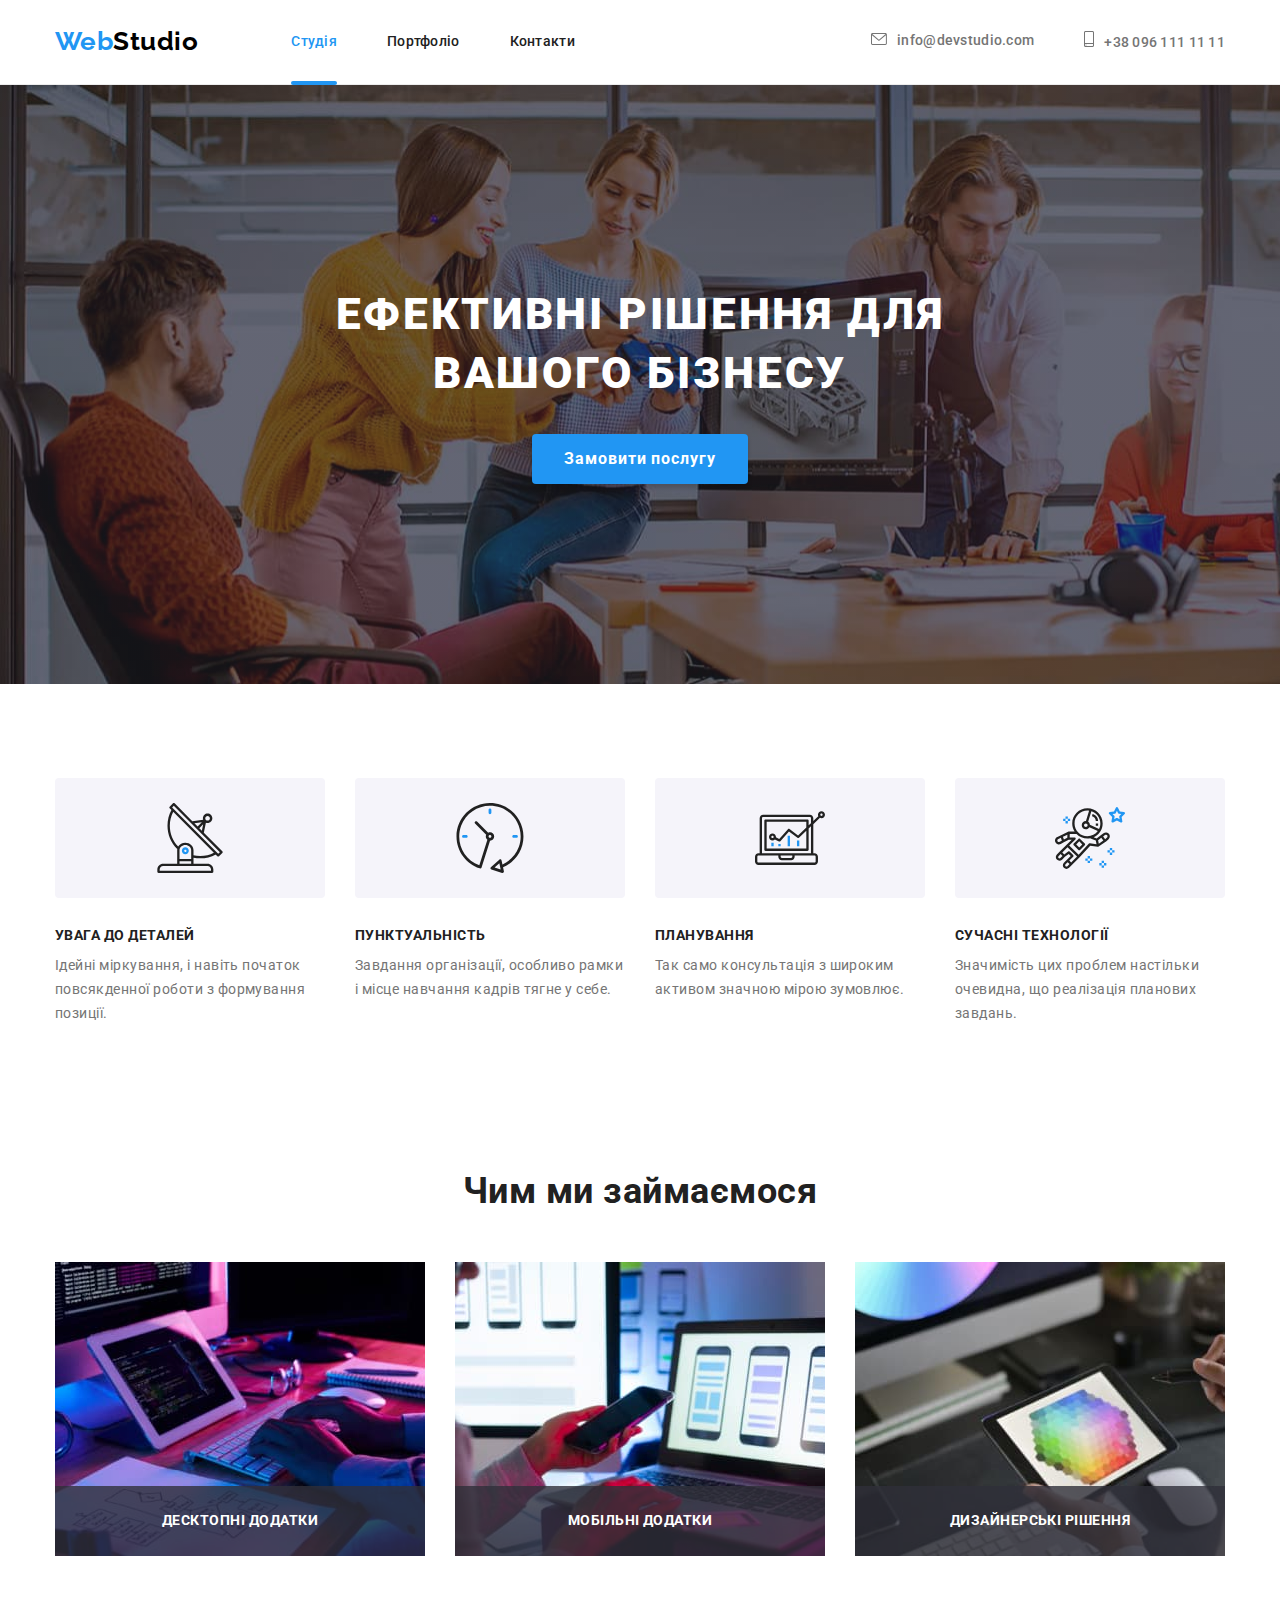
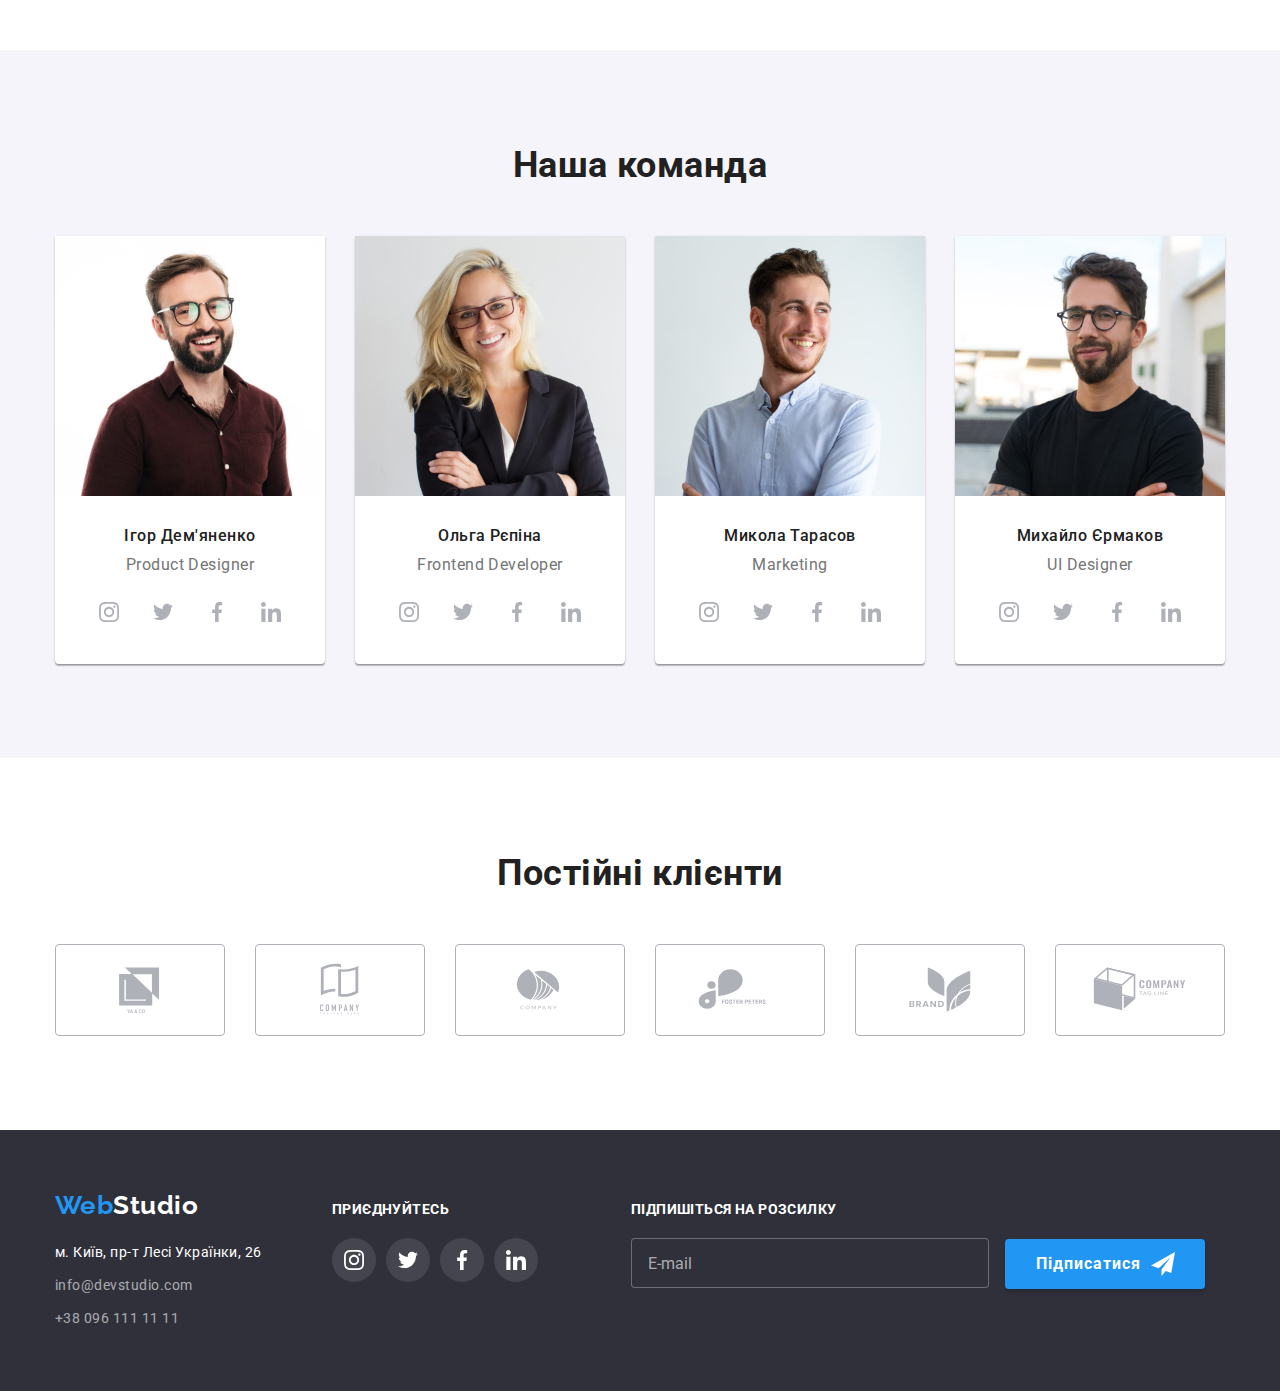
<file: index.html>
<!DOCTYPE html>
<html lang="uk">
  <head>
    <meta charset="UTF-8" />
    <meta http-equiv="X-UA-Compatible" content="IE=edge" />
    <meta name="viewport" content="width=device-width, initial-scale=1.0" />
    <title>Студія</title>
    <link rel="preconnect" href="https://fonts.googleapis.com" />
    <link rel="preconnect" href="https://fonts.gstatic.com" crossorigin />
    <link
      href="https://fonts.googleapis.com/css2?family=Raleway:wght@700&family=Roboto:wght@400;500;700;900&display=swap"
      rel="stylesheet"
    />
    <link
      rel="stylesheet"
      href="https://cdnjs.cloudflare.com/ajax/libs/modern-normalize/1.1.0/modern-normalize.min.css"
    />
    <link rel="stylesheet" href="./css/styles.css" />
  </head>
  <body>
    <header class="header">
      <div class="container header-container">
        <a lang="en" href="./index.html" class="logo"
          ><span class="blue">Web</span>Studio</a
        >
        <nav>
          <ul class="site-nav list">
            <li class="nav-item">
              <a href="./index.html" class="link current">Студія</a>
            </li>
            <li class="nav-item">
              <a href="./portfolio.html" class="link">Портфоліо</a>
            </li>
            <li class="nav-item"><a href="" class="link">Контакти</a></li>
          </ul>
        </nav>
        <div class="contacts-wrap">
          <ul class="header-contacts list">
            <li>
              <a
                href="mailto:info@devstudio.com"
                target="_blank"
                rel="noopener noreferrer nofollow"
                class="link"
                ><svg class="header-icon" width="16" height="12">
                  <use xlink:href="./images/icons.svg#icon-envelope"></use></svg
                >info@devstudio.com</a
              >
            </li>
            <li>
              <a href="tel:+380961111111" class="link tel"
                ><svg class="header-icon" width="10" height="16">
                  <use
                    xlink:href="./images/icons.svg#icon-smartphone"
                  ></use></svg
                >+38 096 111 11 11</a
              >
            </li>
          </ul>
        </div>
      </div>
    </header>
    <main>
      <!-- Шапка секція -->
      <section class="main section">
        <div class="container">
          <h1 class="title">Ефективні рішення для вашого бізнесу</h1>
          <button type="button" class="button" data-modal-open>
            Замовити послугу
          </button>
        </div>
      </section>
      <!-- Особливості секція -->
      <section class="features section">
        <div class="container">
          <h2 class="visually-hidden">Особливості</h2>
          <ul class="features-list list">
            <li class="features-item">
              <div class="features-icons">
                <svg width="70" height="70">
                  <use xlink:href="./images/icons.svg#icon-antenna"></use>
                </svg>
              </div>
              <h3 class="title">Увага до деталей</h3>
              <p>
                Ідейні міркування, і навіть початок повсякденної роботи з
                формування позиції.
              </p>
            </li>
            <li class="features-item">
              <div class="features-icons">
                <svg width="70" height="70">
                  <use xlink:href="./images/icons.svg#icon-clock"></use>
                </svg>
              </div>
              <h3 class="title">Пунктуальність</h3>
              <p>
                Завдання організації, особливо рамки і місце навчання кадрів
                тягне у себе.
              </p>
            </li>
            <li class="features-item">
              <div class="features-icons">
                <svg width="70" height="70">
                  <use xlink:href="./images/icons.svg#icon-diagram"></use>
                </svg>
              </div>
              <h3 class="title">Планування</h3>
              <p>
                Так само консультація з широким активом значною мірою зумовлює.
              </p>
            </li>
            <li class="features-item">
              <div class="features-icons">
                <svg width="70" height="70">
                  <use xlink:href="./images/icons.svg#icon-astronaut"></use>
                </svg>
              </div>
              <h3 class="title">Сучасні технології</h3>
              <p>
                Значимість цих проблем настільки очевидна, що реалізація
                планових завдань.
              </p>
            </li>
          </ul>
        </div>
      </section>
      <!-- Чим ми займаємось секція -->
      <section class="what-doing section">
        <div class="container">
          <h2 class="main-title">Чим ми займаємося</h2>
          <ul class="what-doing list">
            <li class="doing-item">
              <img
                src="./images/what-we-do-1.jpg"
                alt="Чим ми займаємося 1"
                width="370"
                height="294"
              />
              <p class="item-desc">Десктопні додатки</p>
            </li>
            <li class="doing-item">
              <img
                src="./images/what-we-do-2.jpg"
                alt="Чим ми займаємося 2"
                width="370"
                height="294"
              />
              <p class="item-desc">Мобільні додатки</p>
            </li>
            <li class="doing-item">
              <img
                src="./images/what-we-do-3.jpg"
                alt="Чим ми займаємося 3"
                width="370"
                height="294"
              />
              <p class="item-desc">Дизайнерські рішення</p>
            </li>
          </ul>
        </div>
      </section>
      <!-- Наша команда секція -->
      <section class="our-team section">
        <div class="container">
          <h2 class="main-title">Наша команда</h2>
          <ul class="team-list list">
            <li class="team-item">
              <img
                src="./images/our-team-1.jpg"
                alt="Ігор Дем'яненко"
                width="270"
                height="260"
              />
              <div class="team-desc">
                <h3 class="title">Ігор Дем'яненко</h3>
                <p lang="en" class="text">Product Designer</p>
                <ul class="team-socials list">
                  <li class="social-icon">
                    <a class="social-team" href=""
                      ><svg class="soc-team" width="20" height="20">
                        <use
                          xlink:href="./images/icons.svg#icon-instagram"
                        ></use></svg
                    ></a>
                  </li>
                  <li class="social-icon">
                    <a class="social-team" href=""
                      ><svg class="soc-team" width="20" height="20">
                        <use
                          xlink:href="./images/icons.svg#icon-twitter"
                        ></use></svg
                    ></a>
                  </li>
                  <li class="social-icon">
                    <a class="social-team" href=""
                      ><svg class="soc-team" width="20" height="20">
                        <use
                          xlink:href="./images/icons.svg#icon-facebook"
                        ></use></svg
                    ></a>
                  </li>
                  <li class="social-icon">
                    <a class="social-team" href=""
                      ><svg class="soc-team" width="20" height="20">
                        <use
                          xlink:href="./images/icons.svg#icon-linkedin"
                        ></use>
                      </svg>
                    </a>
                  </li>
                </ul>
              </div>
            </li>
            <li class="team-item">
              <img
                src="./images/our-team-2.jpg"
                alt="Ольга Рєпіна"
                width="270"
                height="260"
              />
              <div class="team-desc">
                <h3 class="title">Ольга Рєпіна</h3>
                <p lang="en" class="text">Frontend Developer</p>
                <ul class="team-socials list">
                  <li class="social-icon">
                    <a class="social-team" href=""
                      ><svg class="soc-team" width="20" height="20">
                        <use
                          xlink:href="./images/icons.svg#icon-instagram"
                        ></use></svg
                    ></a>
                  </li>
                  <li class="social-icon">
                    <a class="social-team" href=""
                      ><svg class="soc-team" width="20" height="20">
                        <use
                          xlink:href="./images/icons.svg#icon-twitter"
                        ></use></svg
                    ></a>
                  </li>
                  <li class="social-icon">
                    <a class="social-team" href=""
                      ><svg class="soc-team" width="20" height="20">
                        <use
                          xlink:href="./images/icons.svg#icon-facebook"
                        ></use></svg
                    ></a>
                  </li>
                  <li class="social-icon">
                    <a class="social-team" href=""
                      ><svg class="soc-team" width="20" height="20">
                        <use
                          xlink:href="./images/icons.svg#icon-linkedin"
                        ></use></svg
                    ></a>
                  </li>
                </ul>
              </div>
            </li>
            <li class="team-item">
              <img
                src="./images/our-team-3.jpg"
                alt="Микола Тарасов"
                width="270"
                height="260"
              />
              <div class="team-desc">
                <h3 class="title">Микола Тарасов</h3>
                <p lang="en" class="text">Marketing</p>
                <ul class="team-socials list">
                  <li class="social-icon">
                    <a class="social-team" href=""
                      ><svg class="soc-team" width="20" height="20">
                        <use
                          xlink:href="./images/icons.svg#icon-instagram"
                        ></use></svg
                    ></a>
                  </li>
                  <li class="social-icon">
                    <a class="social-team" href=""
                      ><svg class="soc-team" width="20" height="20">
                        <use
                          xlink:href="./images/icons.svg#icon-twitter"
                        ></use></svg
                    ></a>
                  </li>
                  <li class="social-icon">
                    <a class="social-team" href=""
                      ><svg class="soc-team" width="20" height="20">
                        <use
                          xlink:href="./images/icons.svg#icon-facebook"
                        ></use></svg
                    ></a>
                  </li>
                  <li class="social-icon">
                    <a class="social-team" href=""
                      ><svg class="soc-team" width="20" height="20">
                        <use
                          xlink:href="./images/icons.svg#icon-linkedin"
                        ></use></svg
                    ></a>
                  </li>
                </ul>
              </div>
            </li>
            <li class="team-item">
              <img
                src="./images/our-team-4.jpg"
                alt="Михайло Єрмаков"
                width="270"
                height="260"
              />
              <div class="team-desc">
                <h3 class="title">Михайло Єрмаков</h3>
                <p lang="en" class="text">UI Designer</p>
                <ul class="team-socials list">
                  <li class="social-icon">
                    <a class="social-team" href=""
                      ><svg class="soc-team" width="20" height="20">
                        <use
                          xlink:href="./images/icons.svg#icon-instagram"
                        ></use></svg
                    ></a>
                  </li>
                  <li class="social-icon">
                    <a class="social-team" href=""
                      ><svg class="soc-team" width="20" height="20">
                        <use
                          xlink:href="./images/icons.svg#icon-twitter"
                        ></use></svg
                    ></a>
                  </li>
                  <li class="social-icon">
                    <a class="social-team" href=""
                      ><svg class="soc-team" width="20" height="20">
                        <use
                          xlink:href="./images/icons.svg#icon-facebook"
                        ></use></svg
                    ></a>
                  </li>
                  <li class="social-icon">
                    <a class="social-team" href=""
                      ><svg class="soc-team" width="20" height="20">
                        <use
                          xlink:href="./images/icons.svg#icon-linkedin"
                        ></use></svg
                    ></a>
                  </li>
                </ul>
              </div>
            </li>
          </ul>
        </div>
      </section>
      <!-- Постійні клієнти секція -->
      <section class="regular-clients section">
        <div class="container">
          <h2 class="main-title">Постійні клієнти</h2>
          <div>
            <ul class="clients-samples list">
              <li class="clients-box">
                <a href="" class="clients-icon"
                  ><svg class="clients-logo" width="106" height="60">
                    <use xlink:href="./images/icons.svg#icon-logo-1"></use></svg
                ></a>
              </li>
              <li class="clients-box">
                <a href="" class="clients-icon"
                  ><svg class="clients-logo" width="106" height="60">
                    <use xlink:href="./images/icons.svg#icon-logo-2"></use></svg
                ></a>
              </li>
              <li class="clients-box">
                <a href="" class="clients-icon"
                  ><svg class="clients-logo" width="106" height="60">
                    <use xlink:href="./images/icons.svg#icon-logo-3"></use></svg
                ></a>
              </li>
              <li class="clients-box">
                <a href="" class="clients-icon"
                  ><svg class="clients-logo" width="106" height="60">
                    <use xlink:href="./images/icons.svg#icon-logo-4"></use></svg
                ></a>
              </li>
              <li class="clients-box">
                <a href="" class="clients-icon"
                  ><svg class="clients-logo" width="106" height="60">
                    <use xlink:href="./images/icons.svg#icon-logo-5"></use></svg
                ></a>
              </li>
              <li class="clients-box">
                <a href="" class="clients-icon"
                  ><svg class="clients-logo" width="106" height="60">
                    <use xlink:href="./images/icons.svg#icon-logo-6"></use></svg
                ></a>
              </li>
            </ul>
          </div>
        </div>
      </section>
    </main>
    <!-- Футер -->
    <footer class="footer">
      <div class="container footer-container">
        <div>
          <a lang="en" href="./index.html" class="logo"
            ><span class="blue">Web</span>Studio</a
          >
          <address class="address">
            <ul class="address-list list">
              <li class="address-item">
                <a
                  href="https://goo.gl/maps/hiiYQvztEQhM4nsk7"
                  target="_blank"
                  rel="noopener noreferrer nofollow"
                  class="link mail"
                  >м. Київ, пр-т Лесі Українки, 26</a
                >
              </li>
              <li class="address-item">
                <a
                  href="mailto:info@devstudio.com"
                  target="_blank"
                  rel="noopener noreferrer nofollow"
                  class="link"
                  >info@devstudio.com</a
                >
              </li>
              <li>
                <a href="tel:+380961111111" class="link">+38 096 111 11 11</a>
              </li>
            </ul>
          </address>
        </div>
        <div class="footer-socials">
          <h2 class="footer-title">приєднуйтесь</h2>
          <ul class="socials-list list">
            <li class="social-icon">
              <a class="social-link" href=""
                ><svg class="soc-footer" width="20" height="20">
                  <use
                    xlink:href="./images/icons.svg#icon-instagram"
                  ></use></svg
              ></a>
            </li>
            <li class="social-icon">
              <a class="social-link" href=""
                ><svg class="soc-footer" width="20" height="20">
                  <use xlink:href="./images/icons.svg#icon-twitter"></use></svg
              ></a>
            </li>
            <li class="social-icon">
              <a class="social-link" href=""
                ><svg class="soc-footer" width="20" height="20">
                  <use xlink:href="./images/icons.svg#icon-facebook"></use></svg
              ></a>
            </li>
            <li class="social-icon">
              <a class="social-link" href=""
                ><svg class="soc-footer" width="20" height="20">
                  <use xlink:href="./images/icons.svg#icon-linkedin"></use></svg
              ></a>
            </li>
          </ul>
        </div>
        <div class="footer-mailing">
          <label class="footer-title" for="footer-email"
            >Підпишіться на розсилку</label
          >
          <input
            type="email"
            name="footer-email"
            id="footer-email"
            placeholder="E-mail"
          />
          <button type="submit" class="button">
            <div class="inside-submit">
              Підписатися<svg class="mailing-icon" width="24" height="24">
                <use xlink:href="./images/icons.svg#icon-send"></use>
              </svg>
            </div>
          </button>
        </div>
      </div>
    </footer>
    <!-- Модалка -->
    <div class="backdrop is-hidden" data-modal>
      <div class="modal">
        <button type="button" class="modal-button" data-modal-close>
          <svg class="icon-modal" width="11" height="11">
            <use xlink:href="./images/icons.svg#icon-modal"></use>
          </svg>
        </button>
        <p class="modal-title">Залиште свої дані, ми вам передзвонимо</p>
        <form class="modal-form">
          <div class="form-element">
            <label class="modal-label" for="name">Ім'я</label>
            <div class="input-wrap">
              <input type="text" name="name" id="name" />
              <svg width="18" height="18">
                <use xlink:href="./images/icons.svg#icon-person"></use>
              </svg>
            </div>
          </div>
          <div class="form-element">
            <label class="modal-label" for="tel">Телефон</label>
            <div class="input-wrap">
              <input type="text" name="tel" id="tel" />
              <svg width="18" height="18">
                <use xlink:href="./images/icons.svg#icon-phone"></use>
              </svg>
            </div>
          </div>
          <div class="form-element">
            <label class="modal-label" for="email">Пошта</label>
            <div class="input-wrap">
              <input type="text" name="email" id="email" />
              <svg width="18" height="18">
                <use xlink:href="./images/icons.svg#icon-email"></use>
              </svg>
            </div>
          </div>
          <div class="form-element">
            <label class="modal-label" for="comment">Коментар</label>
            <textarea
              name="comment"
              id="comment"
              rows="10"
              placeholder="Введіть текст"
            ></textarea>
          </div>
          <div class="form-checkbox">
            <input
              class="visually-hidden"
              type="checkbox"
              name="checkbox"
              id="checkbox"
              required
            />
            <label class="modal-label" for="checkbox"
              ><div class="checkbox">
                <svg class="" width="11" height="8">
                  <use xlink:href="./images/icons.svg#icon-checkbox"></use>
                </svg>
              </div>
              Погоджуюся з розсилкою та приймаю
              <a class="link" href="">Умови договору</a></label
            >
          </div>
          <button type="submit" class="button">Відправити</button>
        </form>
      </div>
    </div>
    <script src="./js/modal.js"></script>
  </body>
</html>
</file>
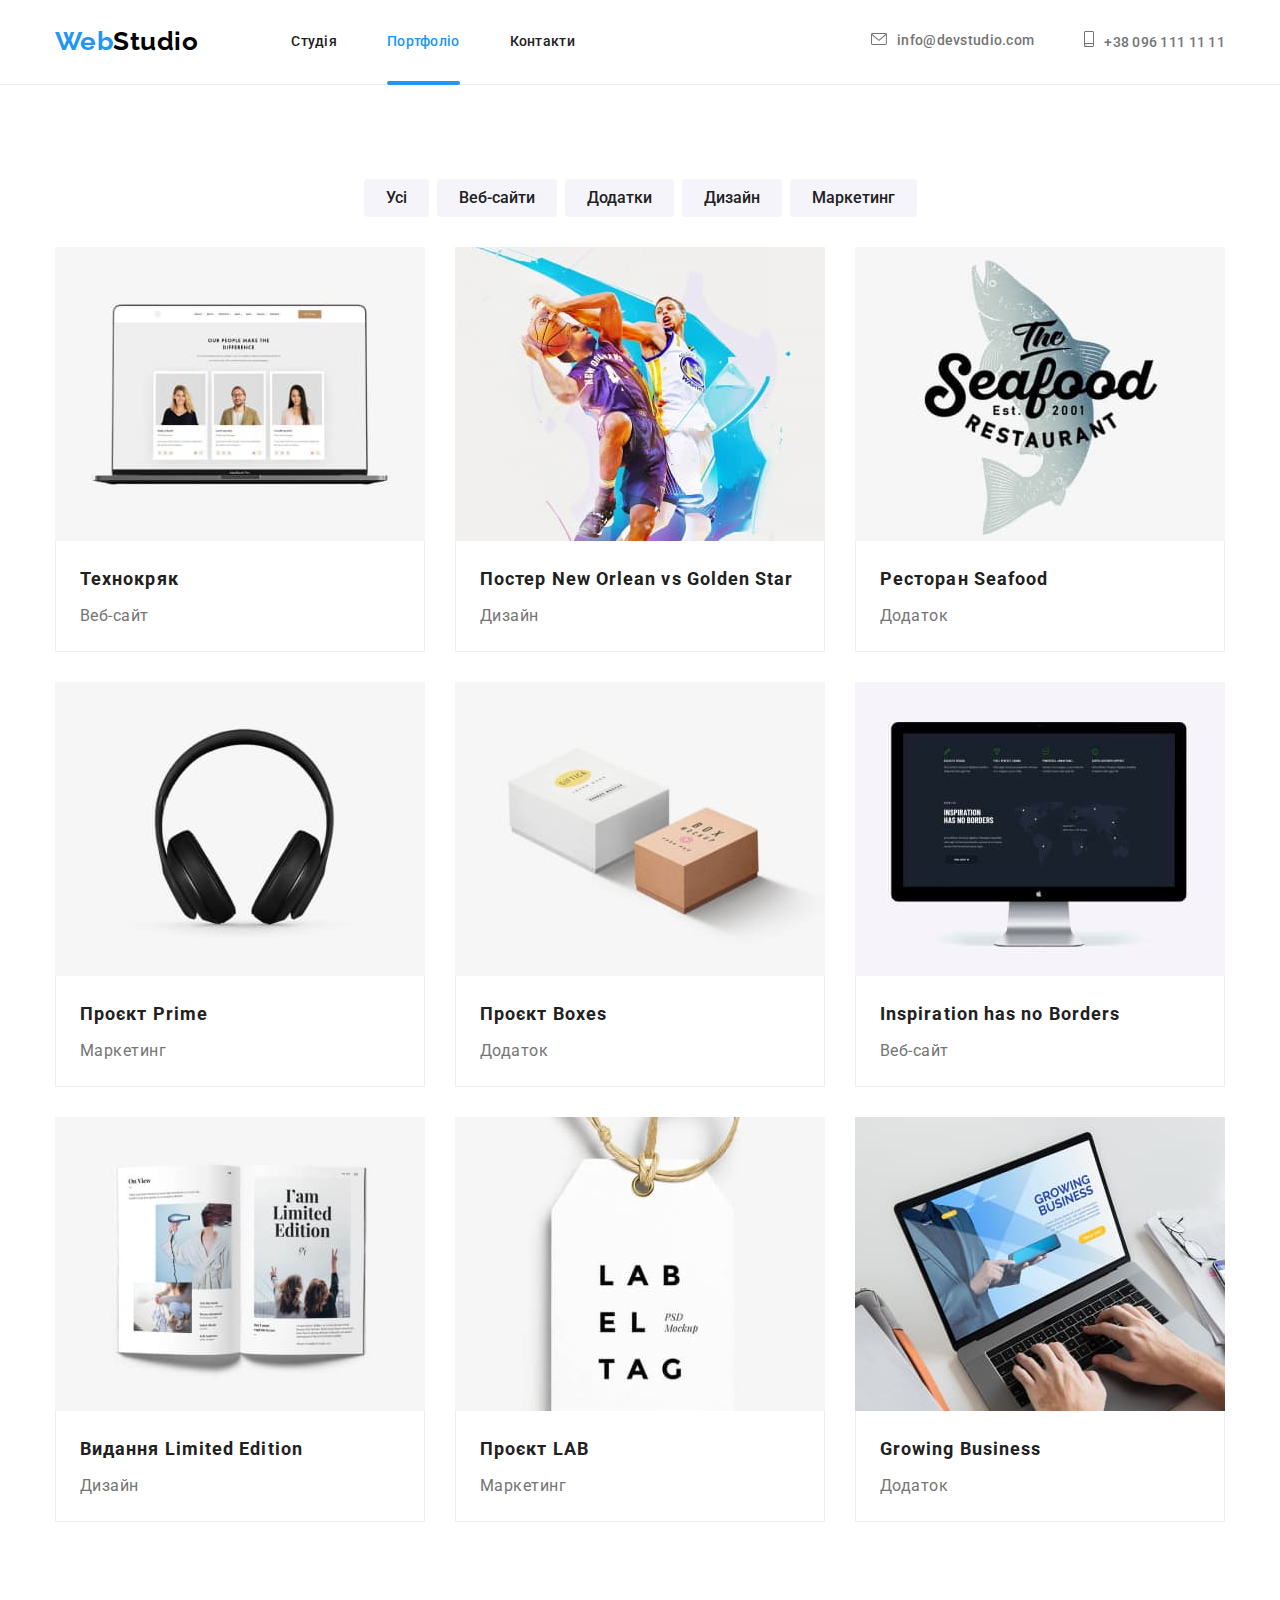
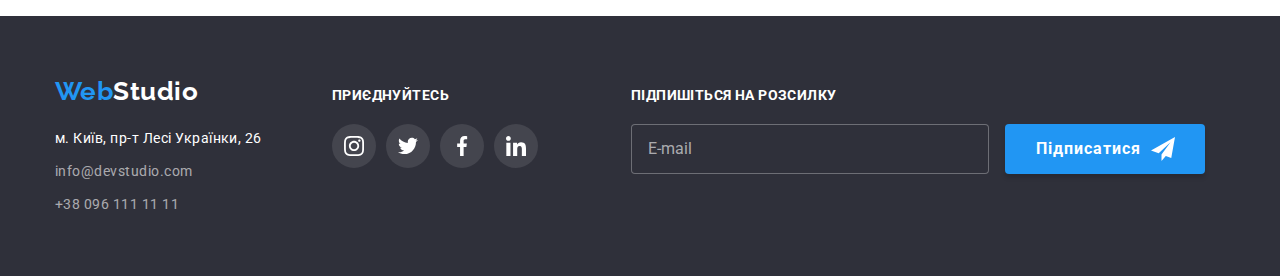
<file: portfolio.html>
<!DOCTYPE html>
<html lang="uk">
  <head>
    <meta charset="UTF-8" />
    <meta http-equiv="X-UA-Compatible" content="IE=edge" />
    <meta name="viewport" content="width=device-width, initial-scale=1.0" />
    <title>Портфоліо</title>
    <link rel="preconnect" href="https://fonts.googleapis.com" />
    <link rel="preconnect" href="https://fonts.gstatic.com" crossorigin />
    <link
      href="https://fonts.googleapis.com/css2?family=Raleway:wght@700&family=Roboto:wght@400;500;700;900&display=swap"
      rel="stylesheet"
    />
    <link
      rel="stylesheet"
      href="https://cdnjs.cloudflare.com/ajax/libs/modern-normalize/1.1.0/modern-normalize.min.css"
    />
    <link rel="stylesheet" href="./css/styles.css" />
  </head>
  <body>
    <header class="header">
      <div class="container header-container">
        <a lang="en" href="./index.html" class="logo"
          ><span class="blue">Web</span>Studio</a
        >
        <nav>
          <ul class="site-nav list">
            <li class="nav-item">
              <a href="./index.html" class="link">Студія</a>
            </li>
            <li class="nav-item">
              <a href="./portfolio.html" class="link current">Портфоліо</a>
            </li>
            <li class="nav-item"><a href="" class="link">Контакти</a></li>
          </ul>
        </nav>
        <div class="contacts-wrap">
          <ul class="header-contacts list">
            <li>
              <a
                href="mailto:info@devstudio.com"
                target="_blank"
                rel="noopener noreferrer nofollow"
                class="link"
                ><svg class="header-icon" width="16" height="12">
                  <use xlink:href="./images/icons.svg#icon-envelope"></use></svg
                >info@devstudio.com</a
              >
            </li>
            <li>
              <a href="tel:+380961111111" class="link tel"
                ><svg class="header-icon" width="10" height="16">
                  <use
                    xlink:href="./images/icons.svg#icon-smartphone"
                  ></use></svg
                >+38 096 111 11 11</a
              >
            </li>
          </ul>
        </div>
      </div>
    </header>
    <main>
      <!-- Приклади робіт секція -->
      <section class="our-works section">
        <div class="container">
          <h1 class="visually-hidden">Приклади робіт</h1>
          <ul class="filter list">
            <li><button type="button" class="button">Усі</button></li>
            <li><button type="button" class="button">Веб-сайти</button></li>
            <li><button type="button" class="button">Додатки</button></li>
            <li><button type="button" class="button">Дизайн</button></li>
            <li><button type="button" class="button">Маркетинг</button></li>
          </ul>
          <ul class="works-list list">
            <li class="work-item">
              <a class="work-link" href="">
                <div class="product-thumb">
                  <img
                    src="./images/portfolio/portfolio-sample-1.jpg"
                    alt="Технокряк"
                    width="370"
                    height="294"
                  />
                  <div class="work-overlay">
                    <p>
                      Ресурс пропонує комплексні пропозиції з різним рівнем
                      функціоналу та сервісів. Все це дозволить відвідувачу
                      отримати вичерпні відомості про компанію чи приватну
                      особу.
                    </p>
                  </div>
                </div>
                <div class="image-sign">
                  <h2 class="title">Технокряк</h2>
                  <p class="text">Веб-сайт</p>
                </div></a
              >
            </li>
            <li class="work-item">
              <a class="work-link" href="">
                <div class="product-thumb">
                  <img
                    src="./images/portfolio/portfolio-sample-2.jpg"
                    alt="Постер New Orlean vs Golden Star"
                    width="370"
                    height="294"
                  />
                  <div class="work-overlay">
                    <p>
                      Ресурс пропонує комплексні пропозиції з різним рівнем
                      функціоналу та сервісів. Все це дозволить відвідувачу
                      отримати вичерпні відомості про компанію чи приватну
                      особу.
                    </p>
                  </div>
                </div>
                <div class="image-sign">
                  <h2 class="title">
                    Постер <span lang="en">New Orlean vs Golden Star</span>
                  </h2>
                  <p class="text">Дизайн</p>
                </div></a
              >
            </li>
            <li class="work-item">
              <a class="work-link" href="">
                <div class="product-thumb">
                  <img
                    src="./images/portfolio/portfolio-sample-3.jpg"
                    alt="Ресторан Seafood"
                    width="370"
                    height="294"
                  />
                  <div class="work-overlay">
                    <p>
                      Ресурс пропонує комплексні пропозиції з різним рівнем
                      функціоналу та сервісів. Все це дозволить відвідувачу
                      отримати вичерпні відомості про компанію чи приватну
                      особу.
                    </p>
                  </div>
                </div>
                <div class="image-sign">
                  <h2 class="title">Ресторан <span lang="en">Seafood</span></h2>
                  <p class="text">Додаток</p>
                </div></a
              >
            </li>
            <li class="work-item">
              <a class="work-link" href="">
                <div class="product-thumb">
                  <img
                    src="./images/portfolio/portfolio-sample-4.jpg"
                    alt="Проєкт Prime"
                    width="370"
                    height="294"
                  />
                  <div class="work-overlay">
                    <p>
                      Ресурс пропонує комплексні пропозиції з різним рівнем
                      функціоналу та сервісів. Все це дозволить відвідувачу
                      отримати вичерпні відомості про компанію чи приватну
                      особу.
                    </p>
                  </div>
                </div>
                <div class="image-sign">
                  <h2 class="title">Проєкт <span lang="en">Prime</span></h2>
                  <p class="text">Маркетинг</p>
                </div></a
              >
            </li>
            <li class="work-item">
              <a class="work-link" href="">
                <div class="product-thumb">
                  <img
                    src="./images/portfolio/portfolio-sample-5.jpg"
                    alt="Проєкт Boxes"
                    width="370"
                    height="294"
                  />
                  <div class="work-overlay">
                    <p>
                      Ресурс пропонує комплексні пропозиції з різним рівнем
                      функціоналу та сервісів. Все це дозволить відвідувачу
                      отримати вичерпні відомості про компанію чи приватну
                      особу.
                    </p>
                  </div>
                </div>
                <div class="image-sign">
                  <h2 class="title">Проєкт <span lang="en">Boxes</span></h2>
                  <p class="text">Додаток</p>
                </div></a
              >
            </li>
            <li class="work-item">
              <a class="work-link" href="">
                <div class="product-thumb">
                  <img
                    src="./images/portfolio/portfolio-sample-6.jpg"
                    alt="Inspiration has no Borders"
                    width="370"
                    height="294"
                  />
                  <div class="work-overlay">
                    <p>
                      Ресурс пропонує комплексні пропозиції з різним рівнем
                      функціоналу та сервісів. Все це дозволить відвідувачу
                      отримати вичерпні відомості про компанію чи приватну
                      особу.
                    </p>
                  </div>
                </div>
                <div class="image-sign">
                  <h2 lang="en" class="title">Inspiration has no Borders</h2>
                  <p class="text">Веб-сайт</p>
                </div></a
              >
            </li>
            <li class="work-item">
              <a class="work-link" href="">
                <div class="product-thumb">
                  <img
                    src="./images/portfolio/portfolio-sample-7.jpg"
                    alt="Видання Limited Edition"
                    width="370"
                    height="294"
                  />
                  <div class="work-overlay">
                    <p>
                      Ресурс пропонує комплексні пропозиції з різним рівнем
                      функціоналу та сервісів. Все це дозволить відвідувачу
                      отримати вичерпні відомості про компанію чи приватну
                      особу.
                    </p>
                  </div>
                </div>
                <div class="image-sign">
                  <h2 class="title">
                    Видання <span lang="en">Limited Edition</span>
                  </h2>
                  <p class="text">Дизайн</p>
                </div></a
              >
            </li>
            <li class="work-item">
              <a class="work-link" href="">
                <div class="product-thumb">
                  <img
                    src="./images/portfolio/portfolio-sample-8.jpg"
                    alt="Проєкт LAB"
                    width="370"
                    height="294"
                  />
                  <div class="work-overlay">
                    <p>
                      Ресурс пропонує комплексні пропозиції з різним рівнем
                      функціоналу та сервісів. Все це дозволить відвідувачу
                      отримати вичерпні відомості про компанію чи приватну
                      особу.
                    </p>
                  </div>
                </div>
                <div class="image-sign">
                  <h2 class="title">Проєкт <span lang="en">LAB</span></h2>
                  <p class="text">Маркетинг</p>
                </div></a
              >
            </li>
            <li class="work-item">
              <a class="work-link" href="">
                <div class="product-thumb">
                  <img
                    src="./images/portfolio/portfolio-sample-9.jpg"
                    alt="Growing Business"
                    width="370"
                    height="294"
                  />
                  <div class="work-overlay">
                    <p>
                      Ресурс пропонує комплексні пропозиції з різним рівнем
                      функціоналу та сервісів. Все це дозволить відвідувачу
                      отримати вичерпні відомості про компанію чи приватну
                      особу.
                    </p>
                  </div>
                </div>
                <div class="image-sign">
                  <h2 lang="en" class="title">Growing Business</h2>
                  <p class="text">Додаток</p>
                </div></a
              >
            </li>
          </ul>
        </div>
      </section>
    </main>
    <!-- Футер -->
    <footer class="footer">
      <div class="container footer-container">
        <div>
          <a lang="en" href="./index.html" class="logo"
            ><span class="blue">Web</span>Studio</a
          >
          <address class="address">
            <ul class="address-list list">
              <li class="address-item">
                <a
                  href="https://goo.gl/maps/hiiYQvztEQhM4nsk7"
                  target="_blank"
                  rel="noopener noreferrer nofollow"
                  class="link mail"
                  >м. Київ, пр-т Лесі Українки, 26</a
                >
              </li>
              <li class="address-item">
                <a
                  href="mailto:info@devstudio.com"
                  target="_blank"
                  rel="noopener noreferrer nofollow"
                  class="link"
                  >info@devstudio.com</a
                >
              </li>
              <li>
                <a href="tel:+380961111111" class="link">+38 096 111 11 11</a>
              </li>
            </ul>
          </address>
        </div>
        <div class="footer-socials">
          <h2 class="footer-title">приєднуйтесь</h2>
          <ul class="socials-list list">
            <li class="social-icon">
              <a class="social-link" href=""
                ><svg class="soc-footer" width="20" height="20">
                  <use
                    xlink:href="./images/icons.svg#icon-instagram"
                  ></use></svg
              ></a>
            </li>
            <li class="social-icon">
              <a class="social-link" href=""
                ><svg class="soc-footer" width="20" height="20">
                  <use xlink:href="./images/icons.svg#icon-twitter"></use></svg
              ></a>
            </li>
            <li class="social-icon">
              <a class="social-link" href=""
                ><svg class="soc-footer" width="20" height="20">
                  <use xlink:href="./images/icons.svg#icon-facebook"></use></svg
              ></a>
            </li>
            <li class="social-icon">
              <a class="social-link" href=""
                ><svg class="soc-footer" width="20" height="20">
                  <use xlink:href="./images/icons.svg#icon-linkedin"></use></svg
              ></a>
            </li>
          </ul>
        </div>
        <div class="footer-mailing">
          <label class="footer-title" for="footer-email"
            >Підпишіться на розсилку</label
          >
          <input
            type="email"
            name="footer-email"
            id="footer-email"
            placeholder="E-mail"
          />
          <button type="submit" class="button">
            <div class="inside-submit">
              Підписатися<svg class="mailing-icon" width="24" height="24">
                <use xlink:href="./images/icons.svg#icon-send"></use>
              </svg>
            </div>
          </button>
        </div>
      </div>
    </footer>
  </body>
</html>
</file>
<file: css/styles.css>
:root {
  --descr-text-color: #757575;
  --title-text-color: #212121;
  --color-white: #ffffff;
  --color-blue: #2196f3;
  --background-color-light: #f5f4fa;
  --backgroun-color-dark: #2f303a;
  --color-black: #000000;
  --secondary-color: #afb1b8;
}
h1,
h2,
h3,
h4,
h5,
h6,
p,
ul {
  margin: 0;
}
ul {
  padding-left: 0;
}
img {
  display: block;
}
body {
  font-family: "Roboto", sans-serif;
  letter-spacing: 0.03em;
  color: var(--descr-text-color);
}
.container {
  width: 1200px;
  margin: 0 auto;
  padding-left: 15px;
  padding-right: 15px;
}
.section {
  padding-top: 94px;
  padding-bottom: 94px;
}
.main-title {
  color: var(--title-text-color);
  font-weight: 700;
  font-size: 36px;
  line-height: 1.17;
  text-align: center;
}
.visually-hidden {
  position: absolute;
  white-space: nowrap;
  width: 1px;
  height: 1px;
  overflow: hidden;
  border: 0;
  padding: 0;
  clip: rect(0 0 0 0);
  clip-path: inset(50%);
  margin: -1px;
}
/* Хедер */
.header {
  background-color: var(--color-white);
  border-bottom: 1px solid #ececec;
}
.header-container {
  display: flex;
  align-items: center;
}
.header .logo {
  text-decoration: none;
  color: var(--color-black);
  font-family: "Raleway", sans-serif;
  font-weight: 700;
  font-size: 26px;
  line-height: 1.19;
}
.logo {
  margin-right: 93px;
}
.logo .blue {
  color: var(--color-blue);
}
/* Навігація сайта */
.list {
  list-style: none;
}
.site-nav {
  display: flex;
}
.nav-item:not(:first-child) {
  margin-left: 50px;
}
.nav-item {
  padding-top: 32px;
  padding-bottom: 32px;
  position: relative;
}
.site-nav .link {
  text-decoration: none;
  color: var(--title-text-color);
  font-weight: 500;
  font-size: 14px;
  line-height: 1.4;
  letter-spacing: 0.02em;
  transition: color 250ms cubic-bezier(0.4, 0, 0.2, 1);
}
.site-nav .link:hover,
.site-nav .link:focus {
  color: var(--color-blue);
}
.site-nav .link.current {
  color: var(--color-blue);
}
.current::after {
  width: 100%;
  height: 4px;
  background-color: var(--color-blue);
  border-radius: 2px;
  position: absolute;
  content: "";
  display: block;
  bottom: -1px;
}
.contacts-wrap {
  margin-left: auto;
}
.header-contacts {
  display: flex;
}
.tel {
  margin-left: 50px;
}

.header-contacts .link {
  text-decoration: none;
  color: var(--descr-text-color);
  font-weight: 500;
  font-size: 14px;
  line-height: 1.4;
  letter-spacing: 0.02em;
  transition: color 250ms cubic-bezier(0.4, 0, 0.2, 1);
}
.link .header-icon {
  fill: currentColor;
}
.header-contacts .link:hover,
.header-contacts .link:focus {
  color: var(--color-blue);
}
.header-icon {
  margin-right: 10px;
}
/* Шапка секція */
.main {
  background-image: linear-gradient(
      rgba(47, 48, 58, 0.4),
      rgba(47, 48, 58, 0.4)
    ),
    url(../images/hero-background.jpg);
  background-repeat: no-repeat;
  max-width: 1600px;
  margin: 0 auto;
}
.main.section {
  padding-top: 200px;
  padding-bottom: 200px;
}
.main .title {
  color: var(--color-white);
  font-weight: 900;
  font-size: 44px;
  line-height: 1.36;
  letter-spacing: 0.06em;
  width: 696px;
  text-transform: uppercase;
  margin: 0 auto 30px;
  text-align: center;
}
.button {
  cursor: pointer;
  border: none;
  border-radius: 4px;
}
.main .button {
  background-color: var(--color-blue);
  color: var(--color-white);
  font-weight: 700;
  font-size: 16px;
  line-height: 1.88;
  letter-spacing: 0.06em;
  display: block;
  margin: 0 auto;
  padding: 10px 32px;
  box-shadow: 0px 4px 4px rgba(0, 0, 0, 0.15);
  transition: background-color 250ms cubic-bezier(0.4, 0, 0.2, 1);
}
.main .button:hover,
.main .button:focus {
  background-color: #188ce8;
}
/* Особливості секція */
.features-list {
  font-weight: 400;
  font-size: 14px;
  line-height: 1.71;
  display: flex;
}
.features-item:not(:first-child) {
  margin-left: 30px;
}
.features-list .title {
  color: var(--title-text-color);
  font-weight: 700;
  font-size: 14px;
  line-height: 1.14;
  text-transform: uppercase;
  margin-bottom: 10px;
}
.features-icons {
  width: 270px;
  height: 120px;
  background-color: var(--background-color-light);
  display: flex;
  align-items: center;
  justify-content: center;
  margin-bottom: 30px;
  border-radius: 4px;
}
/* Чим ми займаємось секція */
.what-doing.section {
  padding-top: 0;
}
.what-doing {
  display: flex;
  margin-top: 50px;
  justify-content: center;
}
.doing-item {
  position: relative;
  z-index: -1;
}
.doing-item:not(:first-child) {
  margin-left: 30px;
}
.item-desc {
  width: 370px;
  height: 70px;
  color: var(--color-white);
  background-color: rgba(47, 48, 58, 0.8);
  font-weight: 700;
  font-size: 14px;
  line-height: 1.14;
  text-transform: uppercase;
  display: flex;
  align-items: center;
  justify-content: center;
  position: absolute;
  left: 0;
  bottom: 0;
}
/* Наша команда секція */
.our-team {
  background-color: var(--background-color-light);
}
.team-list .title {
  color: var(--title-text-color);
  font-weight: 500;
  font-size: 16px;
  line-height: 1.19;
  padding-top: 30px;
  padding-bottom: 10px;
}
.team-list {
  font-weight: 400;
  font-size: 16px;
  line-height: 1.19;
  text-align: center;
  display: flex;
  margin-top: 50px;
}
.team-list .text {
  margin-bottom: 16px;
}
.team-item {
  width: 270px;
  height: 428px;
  background-color: var(--color-white);
  box-shadow: 0px 1px 3px rgba(0, 0, 0, 0.12), 0px 1px 1px rgba(0, 0, 0, 0.14),
    0px 2px 1px rgba(0, 0, 0, 0.2);
  border-radius: 0px 0px 4px 4px;
}
.team-item:not(:first-child) {
  margin-left: 30px;
}
.team-socials {
  display: flex;
  justify-content: center;
}
.social-team {
  width: 44px;
  height: 44px;
  display: flex;
  justify-content: center;
  align-items: center;
  color: var(--secondary-color);
  background-color: var(--color-white);
  border-radius: 50%;
  transition: background-color 250ms cubic-bezier(0.4, 0, 0.2, 1),
    color 250ms cubic-bezier(0.4, 0, 0.2, 1);
}
.soc-team {
  fill: currentColor;
}
.social-team:not(:first-of-type) {
  margin-left: 10px;
}
.social-team:hover,
.social-team:focus {
  background-color: var(--color-blue);
  color: var(--color-white);
}
/* Постійні клієнти секція */
.regular-clients .main-title {
  margin-bottom: 50px;
}
.clients-samples {
  display: flex;
}
.clients-icon {
  width: 170px;
  height: 92px;
  display: flex;
  align-items: center;
  justify-content: center;
  padding: 16px 32px;
  color: var(--secondary-color);
  border: 1px solid var(--secondary-color);
  border-radius: 4px;
  transition: border-color 250ms cubic-bezier(0.4, 0, 0.2, 1),
    color 250ms cubic-bezier(0.4, 0, 0.2, 1);
}
.clients-box:not(:first-child) {
  margin-left: 30px;
}
.clients-logo {
  fill: currentColor;
}
.clients-icon:hover {
  border-color: var(--color-blue);
  color: var(--color-blue);
}
/* Футер */
.footer {
  background-color: var(--backgroun-color-dark);
  padding-top: 60px;
  padding-bottom: 60px;
}
.footer-container {
  display: flex;
  align-items: baseline;
}
.footer-socials {
  margin-left: 70px;
}
.socials-list {
  display: flex;
}
.footer-mailing {
  margin-left: 93px;
}
.footer .logo {
  text-decoration: none;
  color: var(--color-white);
  font-family: "Raleway", sans-serif;
  font-weight: 700;
  font-size: 26px;
  line-height: 1.19;
  display: inline-block;
  margin-right: 0;
  margin-bottom: 20px;
}
.address-item {
  margin-bottom: 9px;
}
.address-list .link {
  color: rgba(255, 255, 255, 0.6);
  text-decoration: none;
  font-weight: 400;
  font-size: 14px;
  line-height: 1.71;
  font-style: normal;
  transition: color 250ms cubic-bezier(0.4, 0, 0.2, 1);
}
.address-list .link:hover,
.address-list .link:focus {
  color: var(--color-blue);
}
.address-list .mail {
  color: var(--color-white);
}
.footer-title {
  font-weight: 700;
  font-size: 14px;
  line-height: 1.14;
  letter-spacing: 0.03em;
  text-transform: uppercase;
  color: var(--color-white);
  margin-bottom: 20px;
}
.social-link {
  width: 44px;
  height: 44px;
  display: flex;
  justify-content: center;
  align-items: center;
  color: var(--color-white);
  border-radius: 50%;
  background-color: rgba(255, 255, 255, 0.1);
  transition: background-color 250ms cubic-bezier(0.4, 0, 0.2, 1),
    color 250ms cubic-bezier(0.4, 0, 0.2, 1);
}
.soc-footer {
  fill: currentColor;
}
.social-icon:not(:first-of-type) {
  margin-left: 10px;
}
.social-link:hover,
.social-link:focus {
  background-color: var(--color-blue);
  color: var(--color-white);
}
.footer-mailing label {
  display: block;
  width: fit-content;
}
.footer-mailing .button {
  margin-left: 12px;
  width: 200px;
  height: 50px;
  font-weight: 700;
  font-size: 16px;
  line-height: 1.88;
  letter-spacing: 0.06em;
  color: var(--color-white);
  background-color: var(--color-blue);
  box-shadow: 0px 4px 4px rgba(0, 0, 0, 0.15);
  transition: background-color 250ms cubic-bezier(0.4, 0, 0.2, 1);
}
.footer-mailing .button:hover,
.footer-mailing .button:focus {
  background-color: #188ce8;
}
.footer-mailing input {
  width: 358px;
  height: 50px;
  padding-left: 16px;
  background-color: var(--backgroun-color-dark);
  font-weight: 400;
  font-size: 16px;
  line-height: 1.25;
  color: rgba(255, 255, 255, 0.6);
  outline: none;
  border: 1px solid rgba(255, 255, 255, 0.3);
  border-radius: 4px;
  transition: border 250ms cubic-bezier(0.4, 0, 0.2, 1);
}
.footer-mailing input::placeholder {
  font-weight: 400;
  font-size: 16px;
  line-height: 1.25;
  color: rgba(255, 255, 255, 0.6);
}
.footer-mailing input:focus {
  border: 1px solid var(--color-blue);
}
.mailing-icon {
  margin-left: 10px;
  fill: currentColor;
}
.inside-submit {
  display: flex;
  justify-content: center;
  align-items: center;
}
/* Портфоліо приклади робіт */
.filter {
  display: flex;
  justify-content: center;
}
.work-link {
  display: block;
  text-decoration: none;
  transition: box-shadow 250ms cubic-bezier(0.4, 0, 0.2, 1);
}
.product-thumb {
  overflow: hidden;
  position: relative;
}
.work-overlay {
  position: absolute;
  top: 0;
  left: 0;
  width: 370px;
  height: 294px;
  padding: 63px 24px;
  background-color: rgba(33, 150, 243, 0.9);
  color: var(--color-white);
  font-weight: 400;
  font-size: 18px;
  line-height: 1.56;
  transform: translateY(100%);
  transition: transform 250ms cubic-bezier(0.4, 0, 0.2, 1);
}
.work-link:hover,
.work-link:focus {
  box-shadow: 0px 1px 1px rgba(0, 0, 0, 0.12), 0px 4px 4px rgba(0, 0, 0, 0.06),
    1px 4px 6px rgba(0, 0, 0, 0.16);
}
.work-link:hover .work-overlay {
  transform: translateY(0);
}
.filter .button {
  color: var(--title-text-color);
  background-color: #f5f4fa;
  font-weight: 500;
  font-size: 16px;
  line-height: 1.62;
  padding: 6px 22px;
  transition: color 250ms cubic-bezier(0.4, 0, 0.2, 1),
    background-color 250ms cubic-bezier(0.4, 0, 0.2, 1),
    box-shadow 250ms cubic-bezier(0.4, 0, 0.2, 1);
}
.filter li:not(:first-child) {
  margin-left: 8px;
}

.filter .button:hover,
.filter .button:focus {
  color: var(--color-white);
  background-color: var(--color-blue);
  box-shadow: 0px 4px 4px rgba(0, 0, 0, 0.25);
}
.works-list {
  font-weight: 400;
  font-size: 16px;
  line-height: 1.88;
  display: flex;
  flex-wrap: wrap;
}
.works-list .title {
  color: var(--title-text-color);
  font-weight: 700;
  font-size: 18px;
  line-height: 2;
  letter-spacing: 0.06em;
  padding-top: 20px;
  padding-bottom: 4px;
  padding-left: 24px;
  padding-right: 24px;
}
.works-list .text {
  padding-bottom: 20px;
  padding-left: 24px;
  padding-right: 24px;
  color: var(--descr-text-color);
}
.work-item {
  width: 370px;
  margin-right: 30px;
  margin-top: 30px;
}
.work-item:nth-last-child(-n + 3) {
  margin-bottom: 0;
}
.work-item:nth-child(3n) {
  margin-right: 0;
}
.image-sign {
  border-left: 1px solid #eeeeee;
  border-right: 1px solid #eeeeee;
  border-bottom: 1px solid #eeeeee;
}
/* Модалка */
.backdrop {
  position: fixed;
  top: 0;
  left: 0;
  width: 100%;
  height: 100%;
  background-color: rgba(0, 0, 0, 0.2);
  transition: opacity 250ms cubic-bezier(0.4, 0, 0.2, 1),
    visibility 250ms cubic-bezier(0.4, 0, 0.2, 1);
}
.is-hidden {
  opacity: 0;
  visibility: hidden;
  pointer-events: none;
}
.modal {
  position: absolute;
  top: 50%;
  left: 50%;
  transform: translate(-50%, -50%) scale(1);
  background-color: var(--color-white);
  width: 528px;
  height: 581px;
  box-shadow: 0px 1px 3px rgba(0, 0, 0, 0.12), 0px 1px 1px rgba(0, 0, 0, 0.14),
    0px 2px 1px rgba(0, 0, 0, 0.2);
  border-radius: 4px;
  transition: transform 250ms cubic-bezier(0.4, 0, 0.2, 1);
}
.is-hidden .modal {
  transform: translate(-50%, -50%) scale(0.9);
}
.modal-button {
  position: absolute;
  top: 8px;
  right: 8px;
  width: 30px;
  height: 30px;
  background-color: var(--color-white);
  cursor: pointer;
  border: 1px solid rgba(0, 0, 0, 0.1);
  border-radius: 50%;
}
.modal-button:hover svg,
.modal-button:focus svg {
  fill: var(--color-blue);
}
.icon-modal {
  fill: var(--color-black);
  transition: fill 250ms cubic-bezier(0.4, 0, 0.2, 1);
}
.modal-title {
  margin-top: 40px;
  text-align: center;
  font-weight: 700;
  font-size: 20px;
  line-height: 1.15;
  color: var(--title-text-color);
}
.modal-form {
  margin-top: 12px;
  margin-right: 40px;
  margin-left: 40px;
}
.form-element {
  display: flex;
  flex-direction: column;
}
.form-element:not(:first-child) {
  margin-top: 10px;
}
.modal-label {
  font-weight: 400;
  font-size: 12px;
  line-height: 1.17;
  letter-spacing: 0.01em;
  color: var(--descr-text-color);
}
.form-element input {
  width: 448px;
  height: 40px;
  margin-top: 4px;
  padding-left: 42px;
  outline: none;
  border: 1px solid rgba(33, 33, 33, 0.2);
  border-radius: 4px;
  font-weight: 400;
  font-size: 12px;
  line-height: 1.17;
  letter-spacing: 0.01em;
  color: var(--descr-text-color);
  transition: border 250ms cubic-bezier(0.4, 0, 0.2, 1);
}
.form-element input:focus {
  border: 1px solid var(--color-blue);
}
.form-element input:focus + svg {
  fill: var(--color-blue);
}
.input-wrap {
  position: relative;
}
.form-element svg {
  position: absolute;
  top: 50%;
  left: 12px;
  transform: translateY(-50%);
  transition: fill 250ms cubic-bezier(0.4, 0, 0.2, 1);
}
.form-element textarea {
  margin-top: 4px;
  padding: 12px 16px;
  height: 120px;
  resize: none;
  outline: none;
  border: 1px solid rgba(33, 33, 33, 0.2);
  border-radius: 4px;
  font-weight: 400;
  font-size: 12px;
  line-height: 1.17;
  letter-spacing: 0.01em;
  color: var(--descr-text-color);
  transition: border 250ms cubic-bezier(0.4, 0, 0.2, 1);
}
.form-element textarea::placeholder {
  font-weight: 400;
  font-size: 12px;
  line-height: 1.17;
  letter-spacing: 0.01em;
  color: rgba(117, 117, 117, 0.5);
}
.form-element textarea:focus {
  border: 1px solid var(--color-blue);
}
.form-checkbox {
  margin-top: 20px;
  font-weight: 400;
  font-size: 14px;
  line-height: 1.71;
  color: var(--descr-text-color);
}
.form-checkbox .link {
  margin-left: 3px;
  color: var(--color-blue);
}
.form-checkbox label {
  display: flex;
  justify-content: center;
}
.checkbox {
  width: 16px;
  height: 15px;
  margin-right: 7px;
  border: 2px solid var(--title-text-color);
  border-radius: 3px;
  display: flex;
  align-items: center;
  justify-content: center;
  transition: background-color 250ms cubic-bezier(0.4, 0, 0.2, 1),
    border-color 250ms cubic-bezier(0.4, 0, 0.2, 1);
}
.form-checkbox input:checked + label .checkbox {
  background-color: var(--color-blue);
  border-color: var(--color-blue);
}
.modal .button {
  display: block;
  margin-left: auto;
  margin-right: auto;
  margin-top: 30px;
  width: 200px;
  height: 50px;
  font-weight: 700;
  font-size: 16px;
  line-height: 1.88;
  color: var(--color-white);
  background-color: var(--color-blue);
  box-shadow: 0px 4px 4px rgba(0, 0, 0, 0.15);
  letter-spacing: 0.06em;
  transition: background-color 250ms cubic-bezier(0.4, 0, 0.2, 1);
}
.modal .button:hover,
.modal .button:focus {
  background-color: #188ce8;
}
</file>
